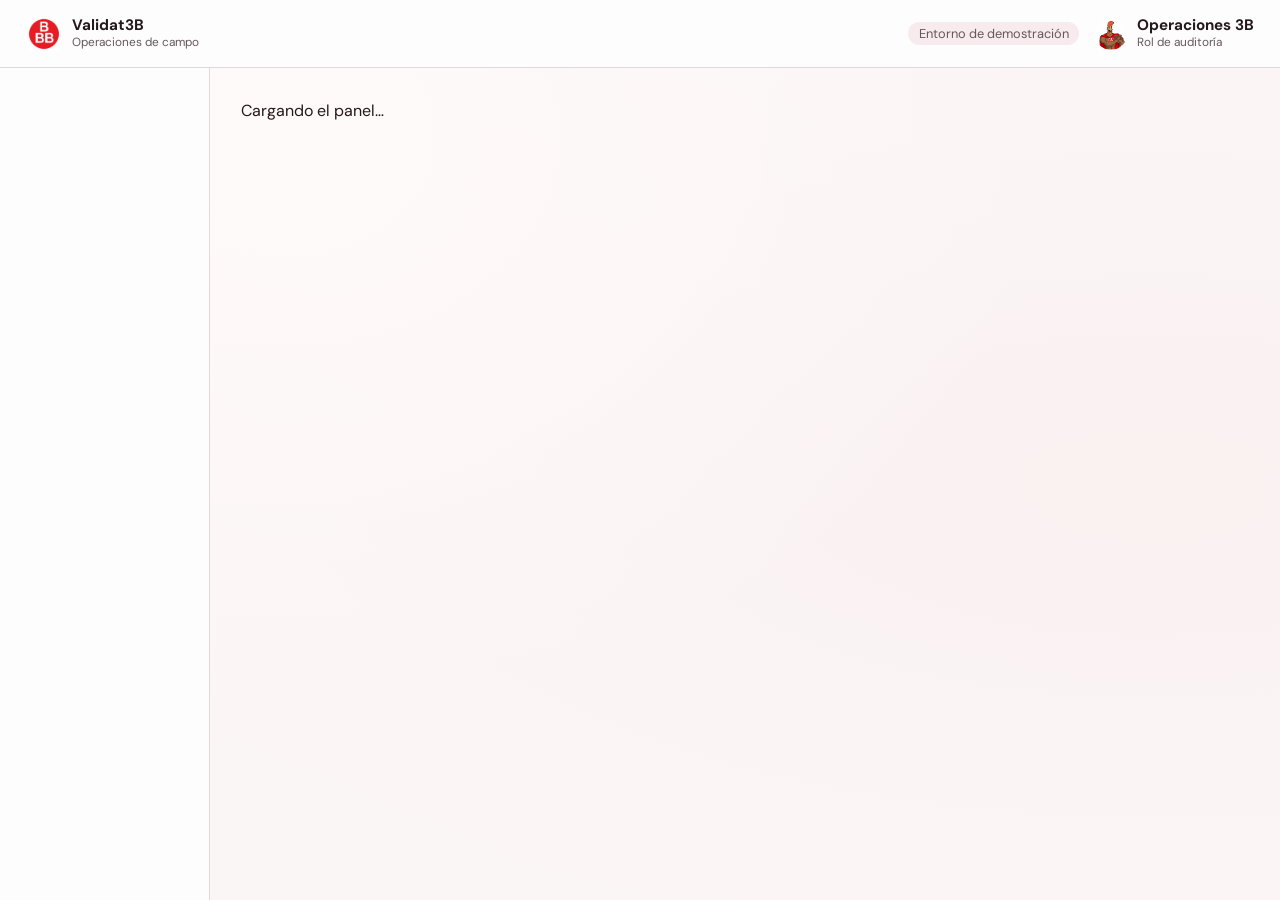
<file: audit-demo/index.html>
<!doctype html>
<html lang="es-MX">
<head>
  <meta charset="utf-8">
  <meta name="viewport" content="width=device-width, initial-scale=1">
  <meta name="description" content="Demostración del panel de gestión y auditoría de Validat3B.">
  <meta name="theme-color" content="#fbf6f6">
  <title>Validat3B · Gestión y auditoría</title>
  <link rel="icon" href="assets/logo.png">
  <link rel="stylesheet" href="styles.css">
  <script src="app.js" type="module"></script>
</head>
<body>
  <a href="#principal" class="skip">Saltar al contenido</a>
  <header class="app-header">
    <a class="identity" href="#resumen">
      <img src="assets/logo.png" alt="" width="36" height="36">
      <span><strong>Validat3B</strong><small>Operaciones de campo</small></span>
    </a>
    <div class="session">
      <span class="badge neutral">Entorno de demostración</span>
      <div class="identity auditor">
        <img src="assets/personaje.png" alt="" width="36" height="36">
        <span><strong>Operaciones 3B</strong><small>Rol de auditoría</small></span>
      </div>
    </div>
  </header>
  <div class="shell">
    <aside class="sidebar">
      <nav id="menu" aria-label="Navegación de auditoría"></nav>
    </aside>
    <main id="principal" tabindex="-1" aria-busy="true">
      <p role="status">Cargando el panel…</p>
    </main>
  </div>
  <dialog id="dialogo" aria-labelledby="dialog-title"></dialog>
</body>
</html>
</file>
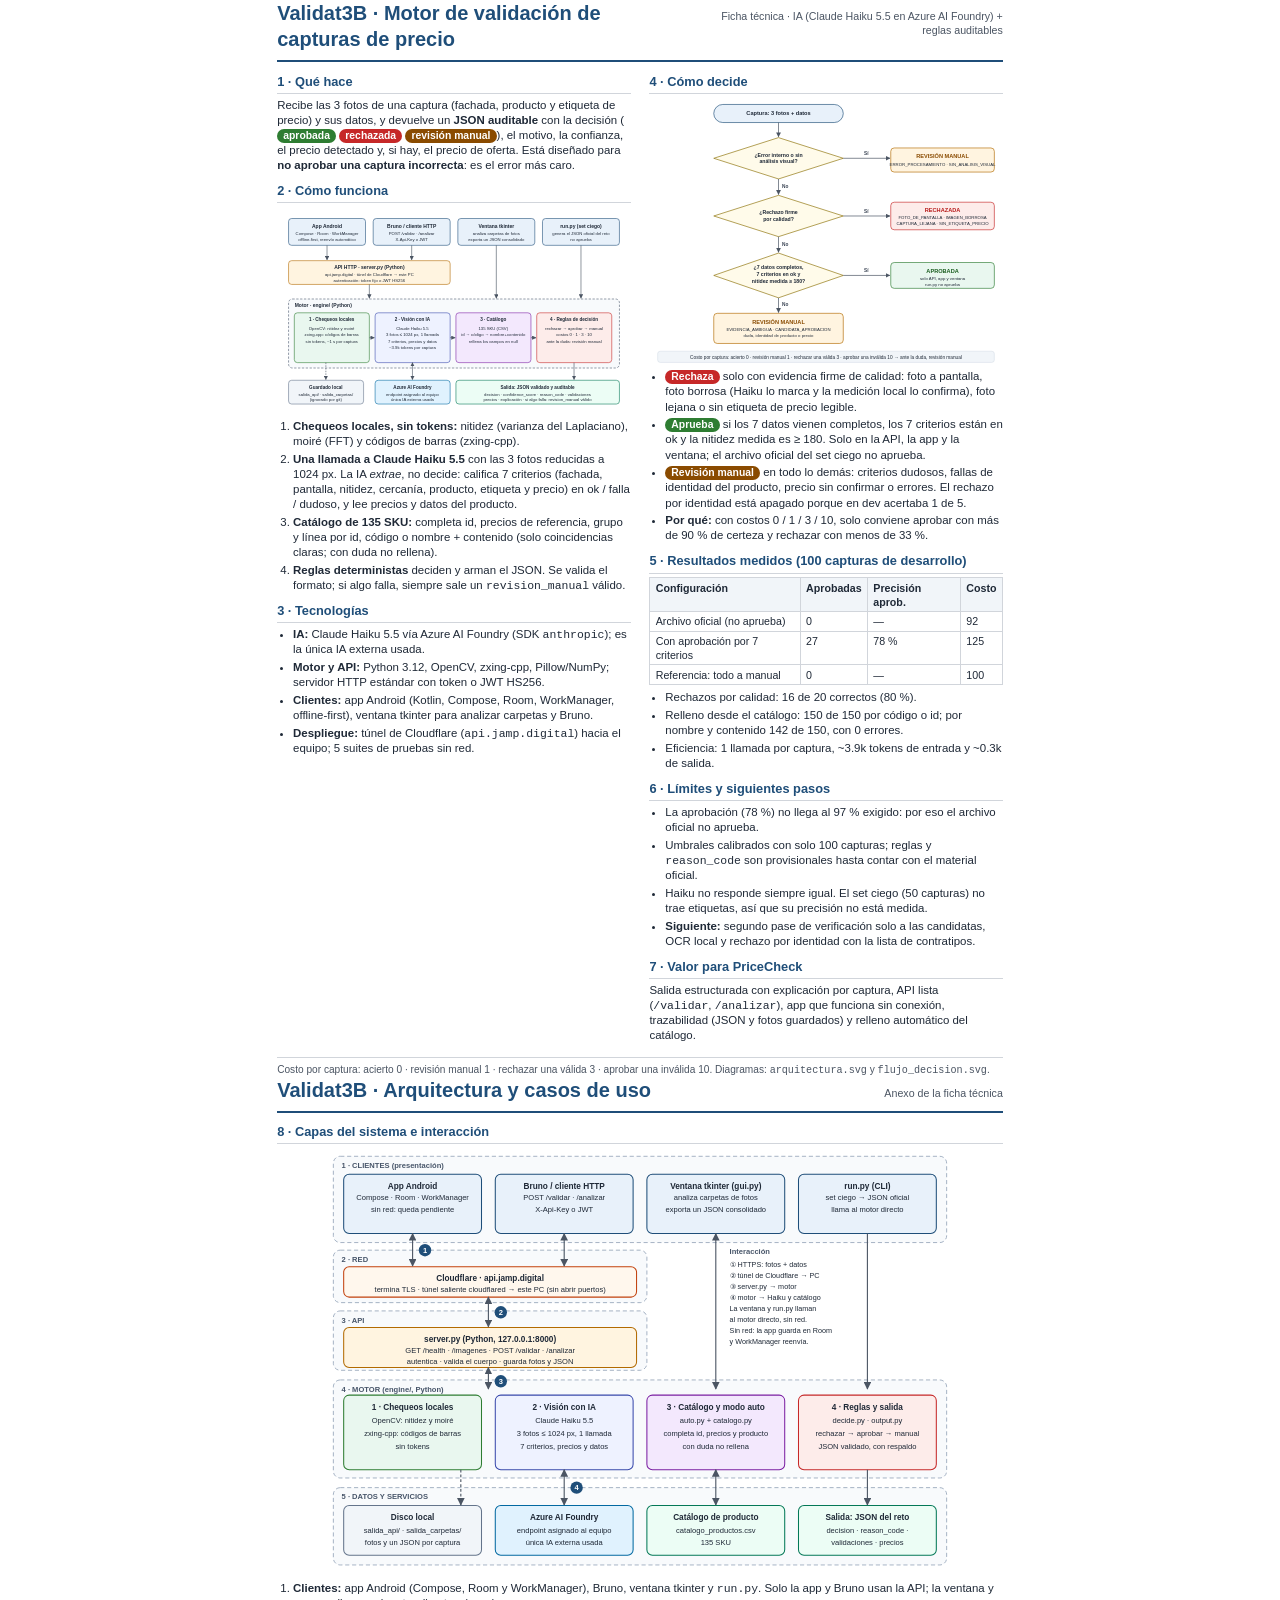
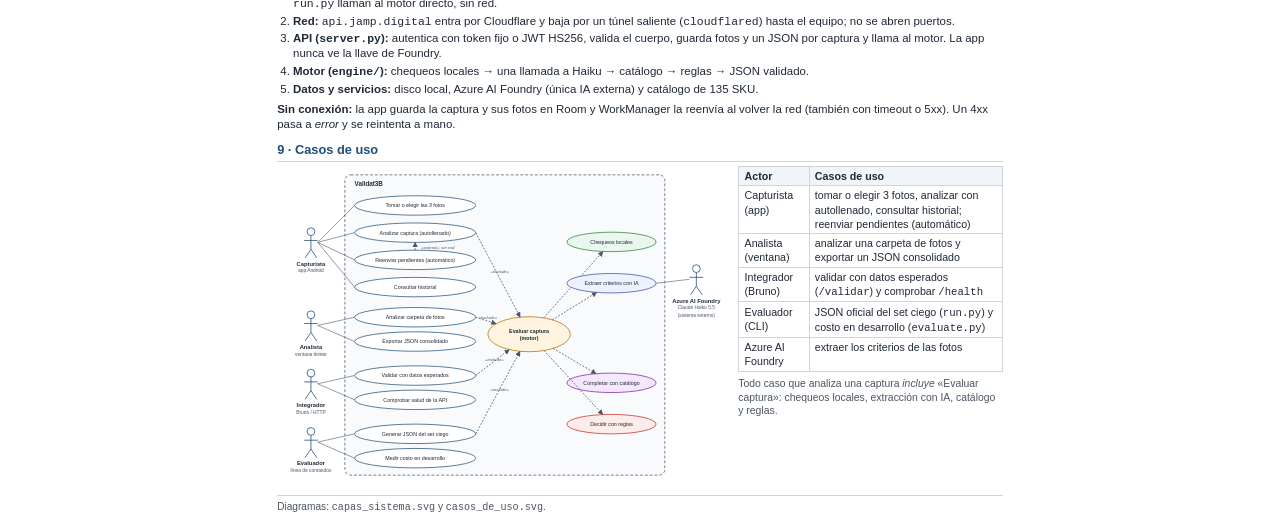
<file: documentacion/ficha_tecnica.html>
<!doctype html>
<html lang="es">
<head>
<meta charset="utf-8">
<meta name="viewport" content="width=device-width, initial-scale=1">
<title>Ficha técnica · Validat3B</title>
<style>
  @page { size: A4; margin: 9mm; }
  :root { --ink:#1f2937; --muted:#4b5563; --line:#d1d5db; --brand:#1f4e79; --ok:#2e7d32; --no:#c62828; --man:#8a4b00; }
  * { box-sizing: border-box; }
  html { -webkit-print-color-adjust: exact; print-color-adjust: exact; }
  body { margin: 0; font: 8.6pt/1.32 "Segoe UI", Arial, sans-serif; color: var(--ink); background: #fff; }
  .page { width: 192mm; margin: 0 auto; }
  header { border-bottom: 2px solid var(--brand); padding-bottom: 2mm; margin-bottom: 3mm; display: flex; justify-content: space-between; align-items: baseline; gap: 6mm; }
  h1 { margin: 0; font-size: 15pt; color: var(--brand); }
  header p { margin: 0; color: var(--muted); font-size: 8pt; text-align: right; }
  .grid { display: grid; grid-template-columns: 1fr 1fr; gap: 0 5mm; }
  h2 { margin: 2.6mm 0 1mm; font-size: 9.6pt; color: var(--brand); border-bottom: 1px solid var(--line); padding-bottom: .6mm; }
  h2:first-child { margin-top: 0; }
  p { margin: 0 0 1.2mm; }
  ol, ul { margin: 0 0 1.2mm; padding-left: 4.2mm; }
  li { margin-bottom: .7mm; }
  img { width: 100%; display: block; margin: 1mm 0 1.2mm; }
  .tag { display: inline-block; padding: 0 1.6mm; border-radius: 2mm; font-weight: 700; font-size: 7.8pt; color: #fff; }
  .ok { background: var(--ok); } .no { background: var(--no); } .man { background: var(--man); }
  table { width: 100%; border-collapse: collapse; margin: .8mm 0 1.4mm; font-size: 8pt; }
  th, td { border: 1px solid var(--line); padding: .6mm 1.4mm; text-align: left; vertical-align: top; }
  th { background: #f1f5f9; }
  .note { color: var(--muted); font-size: 7.8pt; }
  footer { margin-top: 2.5mm; padding-top: 1.2mm; border-top: 1px solid var(--line); color: var(--muted); font-size: 7.6pt; }
  .page2 { break-before: page; }
  .uc { display: grid; grid-template-columns: 118mm 1fr; gap: 4mm; align-items: start; break-inside: avoid; }
  .page2 h2 { break-after: avoid; }
  .page2 img.capas { width: 168mm; margin: 1mm auto 1.2mm; }
  .uc table { margin-top: 0; }
</style>
</head>
<body>
<div class="page">
  <header>
    <h1>Validat3B · Motor de validación de capturas de precio</h1>
    <p>Ficha técnica · IA (Claude Haiku 5.5 en Azure AI Foundry) + reglas auditables</p>
  </header>

  <div class="grid">
    <!-- Columna izquierda -->
    <section>
      <h2>1 · Qué hace</h2>
      <p>Recibe las 3 fotos de una captura (fachada, producto y etiqueta de precio) y sus datos, y devuelve un <b>JSON auditable</b>
      con la decisión (<span class="tag ok">aprobada</span> <span class="tag no">rechazada</span> <span class="tag man">revisión manual</span>),
      el motivo, la confianza, el precio detectado y, si hay, el precio de oferta. Está diseñado para <b>no aprobar una captura incorrecta</b>:
      es el error más caro.</p>

      <h2>2 · Cómo funciona</h2>
      <img src="arquitectura.svg" alt="Diagrama de arquitectura del motor">
      <ol>
        <li><b>Chequeos locales, sin tokens:</b> nitidez (varianza del Laplaciano), moiré (FFT) y códigos de barras (zxing-cpp).</li>
        <li><b>Una llamada a Claude Haiku 5.5</b> con las 3 fotos reducidas a 1024 px. La IA <i>extrae</i>, no decide: califica 7 criterios
        (fachada, pantalla, nitidez, cercanía, producto, etiqueta y precio) en ok / falla / dudoso, y lee precios y datos del producto.</li>
        <li><b>Catálogo de 135 SKU:</b> completa id, precios de referencia, grupo y línea por id, código o nombre + contenido
        (solo coincidencias claras; con duda no rellena).</li>
        <li><b>Reglas deterministas</b> deciden y arman el JSON. Se valida el formato; si algo falla, siempre sale un
        <code>revision_manual</code> válido.</li>
      </ol>

      <h2>3 · Tecnologías</h2>
      <ul>
        <li><b>IA:</b> Claude Haiku 5.5 vía Azure AI Foundry (SDK <code>anthropic</code>); es la única IA externa usada.</li>
        <li><b>Motor y API:</b> Python 3.12, OpenCV, zxing-cpp, Pillow/NumPy; servidor HTTP estándar con token o JWT HS256.</li>
        <li><b>Clientes:</b> app Android (Kotlin, Compose, Room, WorkManager, offline-first), ventana tkinter para analizar carpetas y Bruno.</li>
        <li><b>Despliegue:</b> túnel de Cloudflare (<code>api.jamp.digital</code>) hacia el equipo; 5 suites de pruebas sin red.</li>
      </ul>
    </section>

    <!-- Columna derecha -->
    <section>
      <h2>4 · Cómo decide</h2>
      <img src="flujo_decision.svg" alt="Diagrama de flujo de decisión">
      <ul>
        <li><span class="tag no">Rechaza</span> solo con evidencia firme de calidad: foto a pantalla, foto borrosa (Haiku lo marca y la
        medición local lo confirma), foto lejana o sin etiqueta de precio legible.</li>
        <li><span class="tag ok">Aprueba</span> si los 7 datos vienen completos, los 7 criterios están en ok y la nitidez medida es ≥ 180.
        Solo en la API, la app y la ventana; el archivo oficial del set ciego no aprueba.</li>
        <li><span class="tag man">Revisión manual</span> en todo lo demás: criterios dudosos, fallas de identidad del producto, precio sin
        confirmar o errores. El rechazo por identidad está apagado porque en dev acertaba 1 de 5.</li>
        <li><b>Por qué:</b> con costos 0 / 1 / 3 / 10, solo conviene aprobar con más de 90 % de certeza y rechazar con menos de 33 %.</li>
      </ul>

      <h2>5 · Resultados medidos (100 capturas de desarrollo)</h2>
      <table>
        <tr><th>Configuración</th><th>Aprobadas</th><th>Precisión aprob.</th><th>Costo</th></tr>
        <tr><td>Archivo oficial (no aprueba)</td><td>0</td><td>—</td><td>92</td></tr>
        <tr><td>Con aprobación por 7 criterios</td><td>27</td><td>78 %</td><td>125</td></tr>
        <tr><td>Referencia: todo a manual</td><td>0</td><td>—</td><td>100</td></tr>
      </table>
      <ul>
        <li>Rechazos por calidad: 16 de 20 correctos (80 %).</li>
        <li>Relleno desde el catálogo: 150 de 150 por código o id; por nombre y contenido 142 de 150, con 0 errores.</li>
        <li>Eficiencia: 1 llamada por captura, ~3.9k tokens de entrada y ~0.3k de salida.</li>
      </ul>

      <h2>6 · Límites y siguientes pasos</h2>
      <ul>
        <li>La aprobación (78 %) no llega al 97 % exigido: por eso el archivo oficial no aprueba.</li>
        <li>Umbrales calibrados con solo 100 capturas; reglas y <code>reason_code</code> son provisionales hasta contar con el material oficial.</li>
        <li>Haiku no responde siempre igual. El set ciego (50 capturas) no trae etiquetas, así que su precisión no está medida.</li>
        <li><b>Siguiente:</b> segundo pase de verificación solo a las candidatas, OCR local y rechazo por identidad con la lista de contratipos.</li>
      </ul>

      <h2>7 · Valor para PriceCheck</h2>
      <p>Salida estructurada con explicación por captura, API lista (<code>/validar</code>, <code>/analizar</code>), app que funciona sin
      conexión, trazabilidad (JSON y fotos guardados) y relleno automático del catálogo.</p>
    </section>
  </div>

  <footer>Costo por captura: acierto 0 · revisión manual 1 · rechazar una válida 3 · aprobar una inválida 10. Diagramas: <code>arquitectura.svg</code> y <code>flujo_decision.svg</code>.</footer>
</div>

<div class="page page2">
  <header>
    <h1>Validat3B · Arquitectura y casos de uso</h1>
    <p>Anexo de la ficha técnica</p>
  </header>

  <h2>8 · Capas del sistema e interacción</h2>
  <img class="capas" src="capas_sistema.svg" alt="Diagrama de capas del sistema">
  <ol>
    <li><b>Clientes:</b> app Android (Compose, Room y WorkManager), Bruno, ventana tkinter y <code>run.py</code>. Solo la app y Bruno usan la API;
    la ventana y <code>run.py</code> llaman al motor directo, sin red.</li>
    <li><b>Red:</b> <code>api.jamp.digital</code> entra por Cloudflare y baja por un túnel saliente (<code>cloudflared</code>) hasta el equipo;
    no se abren puertos.</li>
    <li><b>API (<code>server.py</code>):</b> autentica con token fijo o JWT HS256, valida el cuerpo, guarda fotos y un JSON por captura y llama
    al motor. La app nunca ve la llave de Foundry.</li>
    <li><b>Motor (<code>engine/</code>):</b> chequeos locales → una llamada a Haiku → catálogo → reglas → JSON validado.</li>
    <li><b>Datos y servicios:</b> disco local, Azure AI Foundry (única IA externa) y catálogo de 135 SKU.</li>
  </ol>
  <p><b>Sin conexión:</b> la app guarda la captura y sus fotos en Room y WorkManager la reenvía al volver la red (también con timeout o 5xx).
  Un 4xx pasa a <i>error</i> y se reintenta a mano.</p>

  <h2>9 · Casos de uso</h2>
  <div class="uc">
    <img src="casos_de_uso.svg" alt="Diagrama de casos de uso">
    <div>
      <table>
        <tr><th>Actor</th><th>Casos de uso</th></tr>
        <tr><td>Capturista (app)</td><td>tomar o elegir 3 fotos, analizar con autollenado, consultar historial; reenviar pendientes (automático)</td></tr>
        <tr><td>Analista (ventana)</td><td>analizar una carpeta de fotos y exportar un JSON consolidado</td></tr>
        <tr><td>Integrador (Bruno)</td><td>validar con datos esperados (<code>/validar</code>) y comprobar <code>/health</code></td></tr>
        <tr><td>Evaluador (CLI)</td><td>JSON oficial del set ciego (<code>run.py</code>) y costo en desarrollo (<code>evaluate.py</code>)</td></tr>
        <tr><td>Azure AI Foundry</td><td>extraer los criterios de las fotos</td></tr>
      </table>
      <p class="note">Todo caso que analiza una captura <i>incluye</i> «Evaluar captura»: chequeos locales, extracción con IA, catálogo y reglas.</p>
    </div>
  </div>

  <footer>Diagramas: <code>capas_sistema.svg</code> y <code>casos_de_uso.svg</code>.</footer>
</div>
</body>
</html>
</file>
<file: audit-demo/styles.css>
@font-face {
  font-family: 'DM Sans';
  src: url('assets/dm-sans.ttf') format('truetype');
  font-weight: 100 1000;
  font-display: swap;
}
@font-face {
  font-family: Manrope;
  src: url('assets/manrope.ttf') format('truetype');
  font-weight: 200 800;
  font-display: swap;
}
@font-face {
  font-family: 'IBM Plex Mono';
  src: url('assets/ibm-plex-mono.ttf') format('truetype');
  font-weight: 500;
  font-display: swap;
}
:root {
  color-scheme: light;
  --brand: #e81c24;
  --paper: #fefdfd;
  --ink: #25181d;
  --muted: #67575d;
  --line: #e4d6d9;
  --wash: #f7ebed;
  --night: #25161c;
  --main-bg: #fbf6f6;
  --danger: #aa2331;
  --success: #176749;
  --success-bg: #e0f4e9;
  --pending: #855212;
  --pending-bg: #fff0d6;
  --muted-bg: #f0eaf1;
  --radius: 16px;
  --small-radius: 11px;
  --mesh: radial-gradient(ellipse at 22% 15%, #fffafa 0, transparent 55%), radial-gradient(ellipse at 90% 54%, #faf1f1, transparent 70%), var(--main-bg);
  font: 400 1rem / 1.45 'DM Sans', sans-serif;
  color: var(--ink);
  background: var(--mesh);
}
*, *::before, *::after { box-sizing: border-box; }
body { margin: 0; min-height: 100vh; }
h1, h2, h3, p, dl, dd { margin: 0; }
h1, h2, h3 { font-family: Manrope, sans-serif; font-weight: 800; }
h1 { font-size: clamp(1.8rem, 4vw, 2.625rem); line-height: 1.12; letter-spacing: -.025em; }
h2 { font-size: 1.375rem; line-height: 1.25; }
h3 { font-size: 1rem; line-height: 1.35; }
a { color: inherit; text-decoration: none; }
button, input, select, textarea { font: inherit; }
button { cursor: pointer; }
button:disabled { cursor: default; opacity: .65; }
img { display: block; max-width: 100%; }
:focus-visible { outline: 2px solid var(--danger); outline-offset: 3px; }
.skip { position: fixed; left: 1rem; top: 1rem; padding: .65rem 1rem; background: var(--paper); z-index: 3; transform: translateY(-200%); }
.skip:focus { transform: none; }
.muted, small { color: var(--muted); }
.mono { font: 500 .78rem / 1.45 'IBM Plex Mono', monospace; }
.micro { font-size: .73rem; font-weight: 700; color: var(--muted); text-transform: uppercase; }
.eyebrow { color: var(--danger); margin-bottom: .36rem; }
.stack { display: grid; gap: 1rem; min-width: 0; }
.icon { display: inline-block; flex: none; width: auto; height: auto; vertical-align: middle; }
.app-header {
  display: flex; align-items: center; justify-content: space-between; gap: .8rem;
  min-height: 68px; padding: .7rem clamp(1rem, 2vw, 2rem);
  border-bottom: 1px solid var(--line); background: var(--paper);
}
.identity { display: flex; align-items: center; gap: .65rem; line-height: 1.18; }
.identity img { object-fit: cover; border-radius: 9px; flex: none; }
.identity strong, .identity small { display: block; }
.identity strong { font-size: .95rem; }
.identity small { font-size: .74rem; margin-top: .12rem; }
.session { display: flex; gap: 1rem; align-items: center; }
.auditor img { width: 32px; height: 32px; border-radius: 50%; }
.shell { display: grid; grid-template-columns: 210px minmax(0, 1fr); min-height: calc(100vh - 68px); }
.sidebar { background: var(--paper); border-right: 1px solid var(--line); padding: 1.9rem 1rem; }
.sidebar .micro { margin-bottom: .4rem; }
.nav-group { display: grid; gap: .4rem; }
.nav-group + .nav-group { border-top: 1px solid var(--line); margin-top: .65rem; padding-top: .6rem; }
.sidebar a { display: flex; align-items: center; gap: .65rem; font-weight: 700; padding: .56rem .78rem; border-radius: 8px; font-size: .88rem; }
.sidebar a:hover, .sidebar a[aria-current="page"], .sidebar a[data-section="actual"] { background: var(--wash); color: var(--danger); }
main { min-width: 0; padding: clamp(1rem, 2.45vw, 2.25rem); }
main:focus { outline: none; }
.panel {
  padding: 1rem; border: 1px solid var(--line); border-radius: var(--radius);
  background: color-mix(in srgb, var(--paper) 83%, transparent);
}
.panel-header, .spaced, .page-header, .notice, .toolbar {
  display: flex; align-items: center; justify-content: space-between; gap: .8rem;
}
.page-header { align-items: flex-start; flex-wrap: wrap; margin-bottom: 1rem; }
.page-header > div { min-width: 0; }
.page-header p:last-child { margin-top: .42rem; }
.button {
  display: inline-flex; justify-content: center; align-items: center; gap: .45rem; min-height: 44px;
  padding: .64rem 1rem; border: 1px solid var(--line); border-radius: var(--small-radius);
  background: var(--paper); color: var(--ink); font-weight: 700; font-size: .9rem; line-height: 1.35;
}
.button:hover { background: var(--wash); }
.button.primary, .button[aria-current="page"] { background: var(--brand); color: white; border-color: var(--brand); }
.button.primary:hover, .button[aria-current="page"]:hover { background: #c91520; }
.button.danger { background: var(--danger); border-color: var(--danger); color: white; }
.button.danger:hover { background: #8f1927; }
.button.subtle { background: var(--wash); border-color: var(--wash); }
.button.subtle:hover { border-color: var(--line); }
.badge { display: inline-flex; align-items: center; gap: .3rem; border-radius: 40px; width: fit-content; padding: .27rem .65rem; font-size: .8rem; line-height: 1.2; }
.badge.neutral { background: var(--wash); color: var(--muted); }
.badge.success, .notice.success { background: var(--success-bg); color: var(--success); }
.badge.danger, .notice.danger { background: #fae7ea; color: var(--danger); }
.badge.pending { background: var(--pending-bg); color: var(--pending); }
.badge.unknown { background: var(--muted-bg); color: var(--muted); }
.banner {
  display: flex; align-items: center; justify-content: space-between; isolation: isolate; position: relative; overflow: hidden;
  min-height: 152px; padding: clamp(1.1rem, 2vw, 1.75rem); background: linear-gradient(120deg,#321b27,#52212b 68%,#aa2331);
  border-radius: 20px; color: white;
}
.banner .badge { color: white; background: #ffffff2b; font-weight: 700; }
.banner h1 { margin: .65rem 0 .3rem; }
.banner p { color: #fff2f4; }
.banner-copy { position: relative; z-index: 1; }
.banner-art { position: absolute; inset: 0 0 0 auto; width: min(34%, 215px); display: grid; place-items: center; }
.banner-art img { position: absolute; max-width: none; }
.banner-art .halo { right: -90px; }
.banner-art .aro { right: -65px; }
.banner-art .marca { width: 86px; height: 86px; border-radius: 22%; right: clamp(1.1rem, 4vw, 3.5rem); }
.metrics { display: grid; gap: 1rem; grid-template-columns: repeat(4, minmax(0, 1fr)); }
.metric dt { color: var(--muted); font-weight: 700; }
.metric dd { display: grid; gap: .15rem; }
.metric strong { font: 800 2.25rem / 1.1 Manrope, sans-serif; }
.summary-grid { display: grid; grid-template-columns: 1.34fr 1fr; gap: 1rem; align-items: start; }
.incidents { display: grid; gap: .85rem; margin-top: .85rem; }
.incidents div > span { display: flex; justify-content: space-between; gap: .5rem; font-weight: 700; }
.incidents progress { width: 100%; height: .54rem; border: 0; border-radius: 1rem; appearance: none; display: block; margin-top: .25rem; overflow: hidden; }
.incidents progress::-webkit-progress-bar { background: var(--wash); }
.incidents progress::-webkit-progress-value { background: var(--danger); border-radius: 1rem; }
.incidents progress::-moz-progress-bar { background: var(--danger); border-radius: 1rem; }
.incidents div:nth-child(2) progress::-webkit-progress-value { background: var(--brand); }
.incidents div:nth-child(2) progress::-moz-progress-bar { background: var(--brand); }
.goal { font: 800 2.25rem / 1.25 Manrope, sans-serif; color: var(--danger); }
.tabs, .buttons { display: flex; align-items: center; flex-wrap: wrap; gap: .55rem; }
.list { margin-top: .9rem; }
.toolbar { justify-content: flex-start; flex-wrap: wrap; }
.toolbar .field:first-child { flex: 1.5 1 13rem; }
.toolbar .field { flex: 1 1 8rem; }
.field {
  display: grid; gap: .24rem; min-width: 0; padding: .62rem .85rem; border: 1px solid var(--line);
  border-radius: var(--small-radius); background: var(--paper); text-align: left; color: var(--ink);
}
.field strong { overflow-wrap: anywhere; }
button.field:hover { background: var(--wash); }
.field input, .field select, .field textarea {
  width: 100%; min-height: 1.55rem; padding: 0; color: var(--ink); background: transparent; border: 0;
}
.field select { max-width: 100%; }
.field textarea { resize: vertical; }
.field:has([aria-invalid="true"]) { border-color: var(--danger); }
.list-head { border-top: 1px solid var(--line); padding: .85rem 0 .5rem; margin-top: .8rem; }
.table-wrap { overflow-x: auto; padding: 2px; margin: -2px; }
table { width: 100%; border-collapse: separate; border-spacing: 0 .45rem; font-size: .9rem; }
th { text-align: left; font-size: .73rem; text-transform: uppercase; color: var(--muted); padding: .45rem .65rem; }
td { background: var(--paper); border-block: 1px solid var(--line); padding: .65rem; }
td:first-child { border-left: 1px solid var(--line); border-radius: var(--small-radius) 0 0 var(--small-radius); }
td:last-child { border-right: 1px solid var(--line); border-radius: 0 var(--small-radius) var(--small-radius) 0; }
tbody tr[data-id] { cursor: pointer; }
tbody tr:hover td, tbody tr:focus-within td { background: var(--wash); }
.table-link { display: inline-block; color: var(--danger); padding-block: .4rem; }
.nowrap { white-space: nowrap; }
.empty { display: grid; gap: .65rem; justify-items: center; text-align: center; padding: 3.3rem 1rem; }
.list-foot { margin-top: .7rem; flex-wrap: wrap; }
.loader { border: 3px solid var(--wash); border-top-color: var(--brand); width: 32px; height: 32px; border-radius: 50%; animation: rotate .8s linear infinite; }
@keyframes rotate { to { transform: rotate(360deg); } }
.details { display: grid; grid-template-columns: minmax(0, 1.45fr) minmax(0, 1fr); align-items: start; gap: 1rem; }
.notice { margin-bottom: 1rem; border-radius: var(--small-radius); padding: .55rem 1rem; }
.photo {
  display: block; position: relative; width: 100%; aspect-ratio: 2.45; padding: 0; overflow: hidden;
  border: 0; border-radius: var(--radius); background: var(--wash);
}
.photo > img, .photo-frame > img { width: 100%; height: 100%; object-fit: cover; }
.photo .mark, .photo-frame .mark { position: absolute; border: 2px dashed var(--danger); border-radius: 7px; inset: 31% 25% 21%; pointer-events: none; }
.mark.fachada { inset: 29% 21% 38%; }
.mark.producto { inset: 18% 30% 15%; }
.thumbs { display: grid; gap: .55rem; grid-template-columns: repeat(3, minmax(0, 1fr)); }
.thumbnail { display: grid; gap: .35rem; text-align: left; padding: .42rem; font-size: .85rem; color: var(--muted); }
.thumbnail[aria-pressed="true"] { border-color: var(--brand); color: var(--danger); }
.thumbnail > img { width: 100%; aspect-ratio: 2.6; object-fit: cover; border-radius: 8px; }
.thumbnail span { display: flex; align-items: center; gap: .35rem; flex-wrap: wrap; }
.facts { display: grid; grid-template-columns: repeat(4, 1fr); gap: .5rem; overflow-wrap: anywhere; }
.facts dd { font-weight: 700; font-size: .9rem; }
.comparison { border-top: 1px solid var(--line); padding-top: .75rem; }
.comparison table { margin: 0; }
.verdict-head { display: flex; justify-content: space-between; gap: .55rem; align-items: end; flex-wrap: wrap; }
.verdict-head > div:last-child { text-align: right; }
.percent { display: block; font: 800 1.45rem / 1.2 Manrope, sans-serif; }
.percent.pending { color: var(--pending); }
.percent.success { color: var(--success); }
.percent.danger, .error { color: var(--danger); }
.validation { display: grid; gap: .42rem; border-block: 1px solid var(--line); padding-block: .65rem; }
.validation div { display: flex; align-items: center; justify-content: space-between; gap: .6rem; }
.validation dt, .comparison tbody th { font-weight: 700; }
.split-buttons { display: grid; grid-template-columns: 1fr 1fr; gap: .7rem; }
.timeline { display: grid; gap: .65rem; padding: 0; margin: 0; list-style: none; }
.timeline li { display: grid; grid-template-columns: auto 1fr; gap: .5rem; align-items: start; }
.timeline li + li { padding-top: .65rem; border-top: 1px solid var(--line); }
dialog {
  width: min(calc(100% - 1.5rem), 445px); max-height: calc(100dvh - 2rem); color: var(--ink); padding: 1.5rem;
  border: 1px solid var(--line); border-radius: 20px; background: var(--mesh); box-shadow: 0 12px 44px #25161c22;
}
dialog::backdrop { background: #25161c66; }
dialog[data-size="filter"] { width: min(calc(100% - 1.5rem), 540px); }
dialog[data-size="zoom"] { width: min(calc(100% - 1.5rem), 799px); }
dialog .dialog-foot { padding-top: .8rem; border-top: 1px solid var(--line); }
dialog .range { display: grid; grid-template-columns: 1fr 1fr; gap: .8rem; }
.zoom-view { overflow: auto; border-radius: var(--radius); aspect-ratio: 2.55; }
.photo-frame { display: block; position: relative; width: 200%; height: 200%; }
.foto-con-reflejo { filter: blur(2.5px); }
.reflejo { position: absolute; left: 21%; top: -32%; width: 19%; height: 165%; transform: rotate(25deg); background: #ffffff45; pointer-events: none; }
.photo--zoom > img { scale: 2; }
.photo--zoom > .mark { inset-inline: 16%; }
@media (max-width: 1000px) {
  .details { grid-template-columns: 1fr; }
  .metrics { grid-template-columns: repeat(2, minmax(0, 1fr)); }
  .summary-grid { grid-template-columns: 1fr; }
}
@media (max-width: 700px) {
  .shell { grid-template-columns: 1fr; }
  .sidebar { border-right: 0; border-bottom: 1px solid var(--line); padding: .45rem .8rem; }
  .sidebar nav, .nav-group { display: flex; gap: .25rem; flex-wrap: wrap; }
  .nav-group + .nav-group { border: 0; margin: 0; padding: 0; }
  .sidebar .micro { display: none; }
  .sidebar a { padding: .42rem .5rem; }
  .auditor { display: none; }
  .banner-art .marca { width: 64px; height: 64px; }
  .banner-copy { max-width: 74%; }
  table[aria-label="Capturas"] { min-width: 575px; }
  .facts { grid-template-columns: repeat(2, 1fr); }
  .notice { flex-wrap: wrap; }
}
@media (max-width: 390px) {
  .session .badge { max-width: 110px; }
  .metric strong { font-size: 1.65rem; }
  .thumbs .icon { display: none; }
}
@media (prefers-reduced-motion: reduce) {
  *, *::before, *::after { animation-duration: .01ms !important; }
}
</file>
